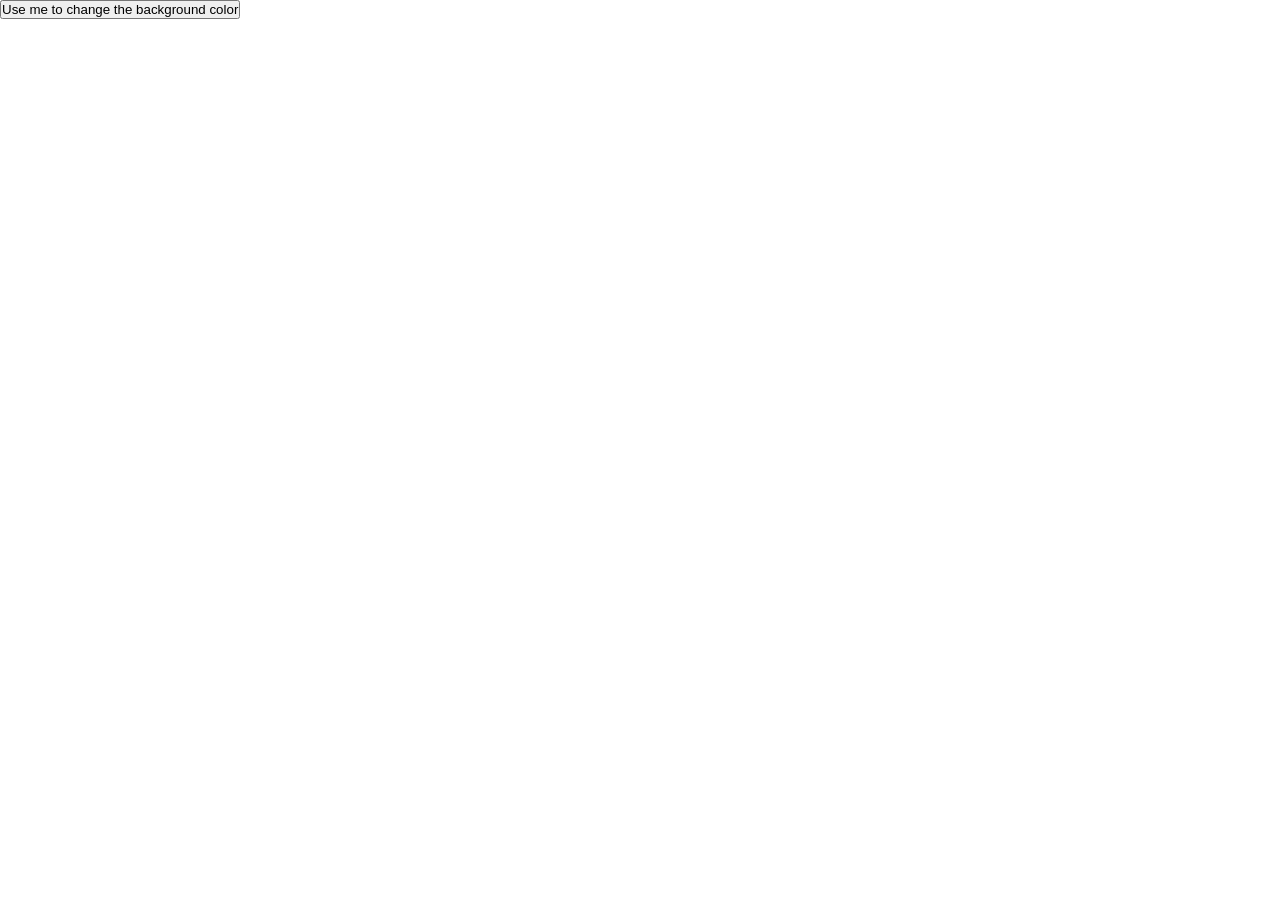
<file: Colores/index.html>
<!DOCTYPE html>
<html lang="en">
<head>
    <meta charset="UTF-8">
    <meta name="viewport" content="width=device-width, initial-scale=1.0">
    <title>Colores</title>
</head>
<body>
    <style>
        *{  
            padding: 0;
            margin: 0;
            box-sizing: border-box;
        }
        
        body {
            background-color: white;
        }
    </style>
    <button id="changeColor">Use me to change the background color</button>
    <script src ="main.js"></script>
</body>
</html>
</file>
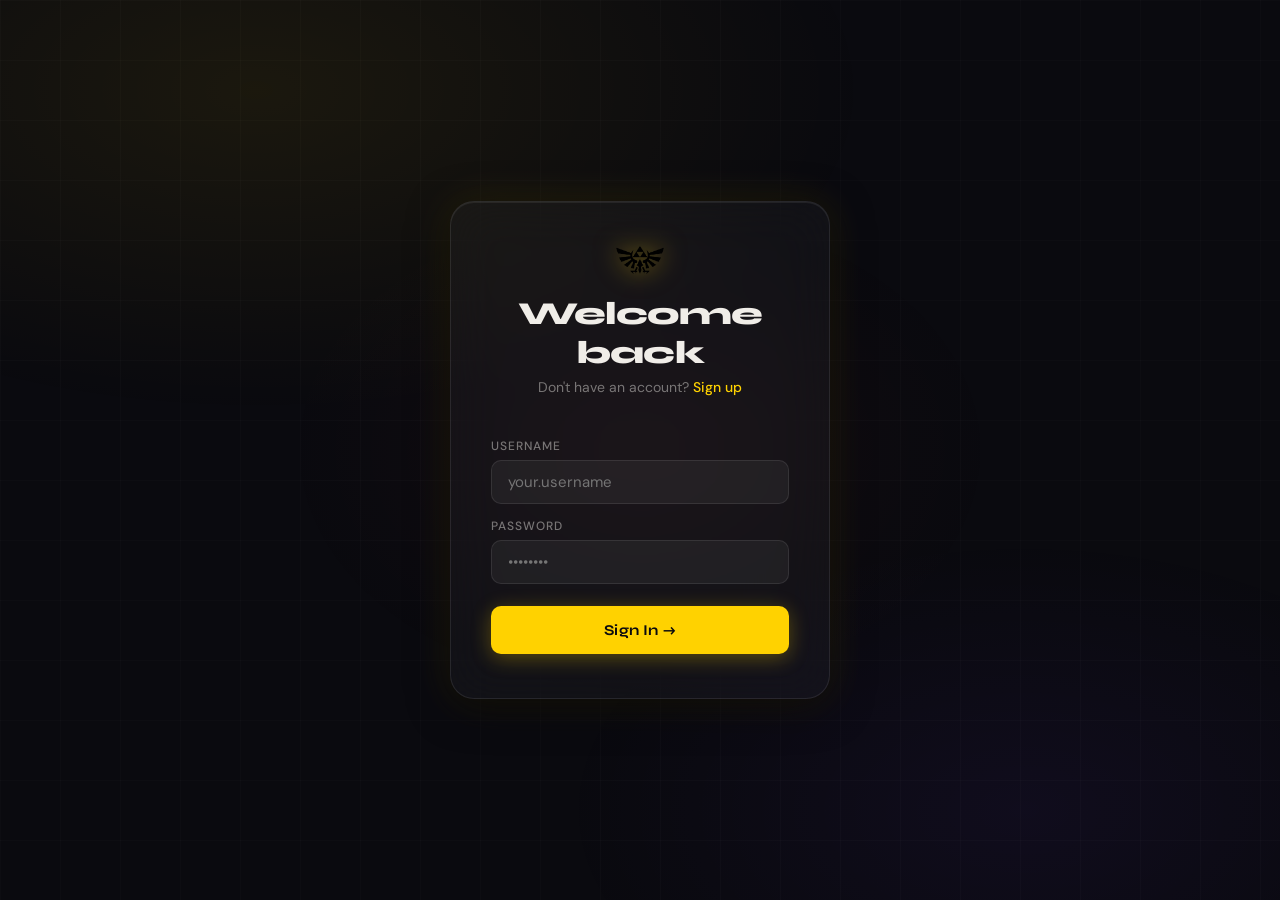
<file: LoginProyect/index.html>
<!doctype html>
<html lang="en">
  <head>
    <meta charset="UTF-8" />
    <meta name="viewport" content="width=device-width, initial-scale=1.0" />
    <link rel="stylesheet" href="src/style.css" />
    <title>Micaela MPA</title>
  </head>
  <body class="index">
    <div id="app"></div>
    <script src="src/main.js"></script>
  </body>
</html>
</file>
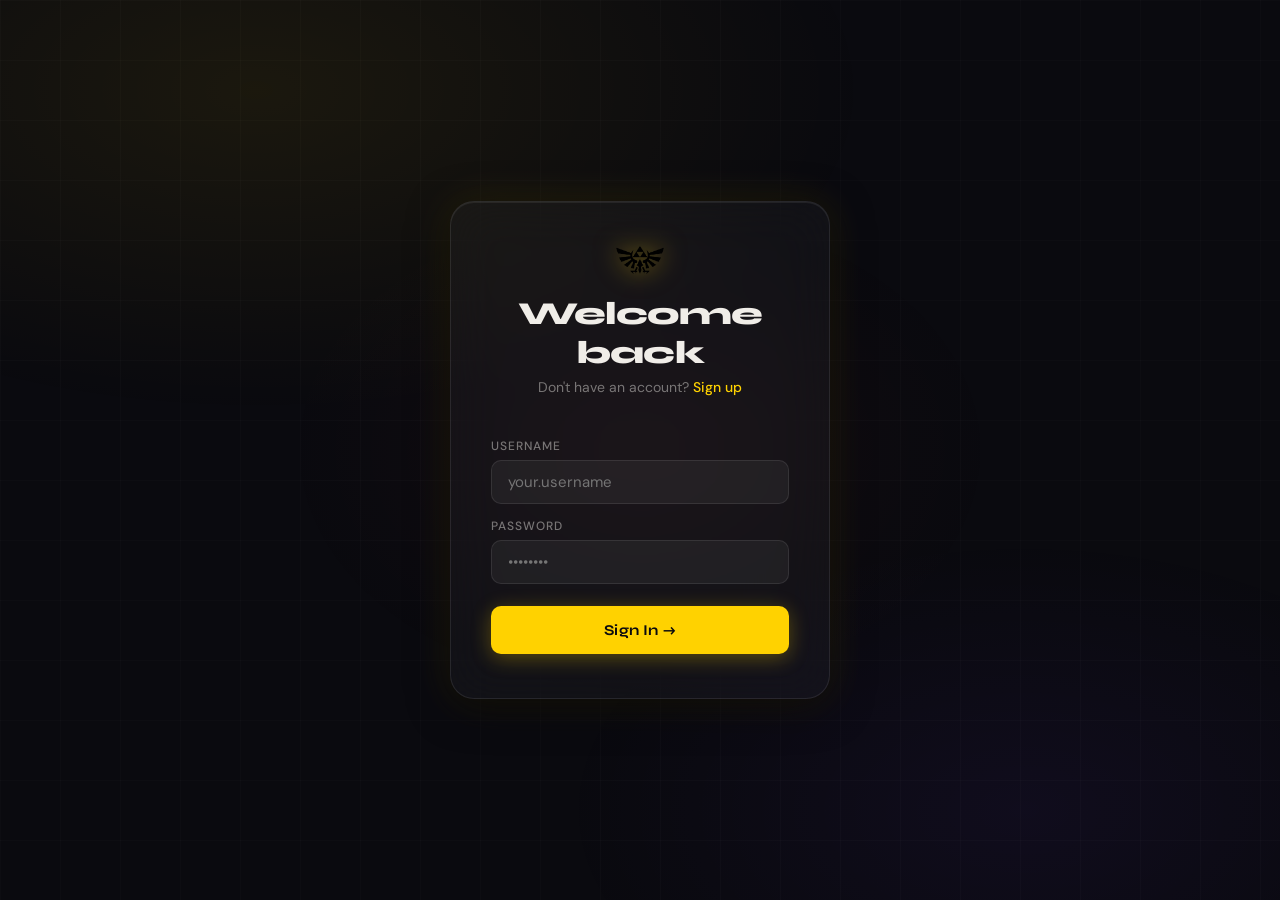
<file: LoginProyectSPA/index.html>
<!doctype html>
<html lang="en">
  <head>
    <meta charset="UTF-8" />
    <meta name="viewport" content="width=device-width, initial-scale=1.0" />
    <title>Micaela SPA</title>
    <link rel="stylesheet" href="src/style.css">
  </head>
  <body>

    <!-- ═══════════════ VIEW: LOGIN ═══════════════ -->
    <div id="view-login" class="view active">
      <div class="login-container">
        <img src="src/assets/img/Trifuerza.png" alt="Logo">
        <h1>Welcome back</h1>
        <p>Don't have an account? <a id="registerLink" href="#">Sign up</a></p>
        <form id="loginForm">
          <label for="username">Username</label>
          <input type="text" id="username" name="username" placeholder="your.username" autocomplete="username">
          <label for="password">Password</label>
          <input type="password" id="password" name="password" placeholder="••••••••" autocomplete="current-password">
          <button id="login" type="submit">Sign In →</button>
        </form>
      </div>
    </div>

    <!-- ═══════════════ VIEW: REGISTER ═══════════════ -->
    <div id="view-register" class="view">
      <div class="register-container">
        <form id="registerForm">
          <label for="newusername">Username</label>
          <input type="text" id="newusername" name="newusername" placeholder="your.username">

          <label for="newpassword">Password</label>
          <input type="password" id="newpassword" name="newpassword" placeholder="••••••••">

          <label for="fullname">Full Name</label>
          <input type="text" id="fullname" name="name" placeholder="John Doe">

          <!-- id único para no chocar con card-birthdate en el formulario de gestión -->
          <label for="reg-birthdate">Birthdate</label>
          <input type="date" id="reg-birthdate" name="birthdate">

          <label for="email">Email</label>
          <input type="email" id="email" name="email" placeholder="you@example.com">

          <!-- id único para no chocar con card-description -->
          <label for="reg-description">About you</label>
          <textarea id="reg-description" class="textarea" name="description" placeholder="Tell us a bit about yourself..."></textarea>

          <!-- id único para no chocar con card-url -->
          <label for="reg-url">Photo URL</label>
          <input type="url" id="reg-url" name="url" placeholder="https://...">

          <button type="submit" id="register">Create Account</button>
        </form>
        <!-- id único para no chocar con el cancel del formulario de gestión -->
        <button id="cancel">← Back to Login</button>
      </div>
    </div>

    <!-- ═══════════════ VIEW: DASHBOARD ═══════════════ -->
    <div id="view-dashboard" class="view">
      <header class="dashboard-header">
        <div class="header-left">
          <h1 id="dashboard-title">Dashboard</h1>
          <p>Sesión activa</p>
        </div>
        <button id="edit-user">Editar perfil</button>
        <button id="logout">Cerrar Sesión</button>
      </header>

      <!-- Tarjeta del usuario logueado (ya existía) -->
      <div id="dashboard-container"></div>

      <!-- ── SECCIÓN DE GESTIÓN DE TARJETAS ── -->
      <!--
        Esta sección es nueva. Contiene:
        1. La barra de búsqueda y el botón "Nueva tarjeta"
        2. El formulario para crear una tarjeta (oculto por defecto)
        3. El contenedor donde se pintan las tarjetas del JSON  
      -->

      <div class="gestion-wrapper">

        <!-- Barra superior: buscador + botón nuevo -->
        <div class="gestion-topbar">
          <input type="text" id="card-search-input" placeholder="Buscar por nombre..." class="gestion-search" />
          <button id="card-search-btn" class="gestion-btn-search">Buscar</button>
          <button id="card-new-btn" class="gestion-btn-new">+ Nueva tarjeta</button>
        </div>

        <!-- Formulario de creación, oculto por defecto con la clase "hidden" -->
        <!--
          Usamos id con prefijo "card-" en todos los campos para que no choquen
          con los id del formulario de registro (reg-url, reg-description, etc.)
        -->
        <form id="card-form" class="card-form hidden">
          <div class="card-form-grid">
            <div>
              <label for="card-name">Name</label>
              <input type="text" id="card-name" placeholder="John" required />
            </div>
            <div>
              <label for="card-lastname">Lastname</label>
              <input type="text" id="card-lastname" placeholder="Doe" required />
            </div>
            <div>
              <label for="card-url">Photo URL</label>
              <input type="text" id="card-url" placeholder="https://..." required />
            </div>
            <div>
              <label for="card-birthdate">Birthdate</label>
              <input type="date" id="card-birthdate" required />
            </div>
            <div class="card-form-full">
              <label for="card-description">Description</label>
              <textarea id="card-description" class="textarea" rows="3" required></textarea>
            </div>
          </div>
          <div class="card-form-actions">
            <button type="button" id="card-cancel-btn">Cancelar</button>
            <button type="submit" id="card-create-btn">Crear</button>
          </div>
        </form>

        <!-- Aquí se pintan las tarjetas traídas del JSON -->
        <div id="card-data"></div>

      </div>
    </div>
  <!-- ═══════════════ MODAL: EDITAR PERFIL ═══════════════ -->
    <div id="modal-edit-user" class="modal-overlay hidden">
      <div class="modal-box">
        <h2>Editar perfil</h2>
        <form id="edit-user-form">
          <label for="edit-fullname">Nombre completo</label>
          <input type="text" id="edit-fullname" required />
          <label for="edit-email">Email</label>
          <input type="email" id="edit-email" required />
          <label for="edit-description">Descripción</label>
          <textarea id="edit-description" class="textarea" rows="3"></textarea>
          <label for="edit-url">Photo Url</label>
          <input type="url" id="edit-url" required />
          
          <div class="card-form-actions">
          <button type="button" id="edit-user-cancel">Cancelar</button>
          <button type="submit" id="edit-user-save">Guardar</button>
          </div>
        </form>
      </div>
    </div>
    <script src="src/app.js"></script>
  </body>
</html>
</file>
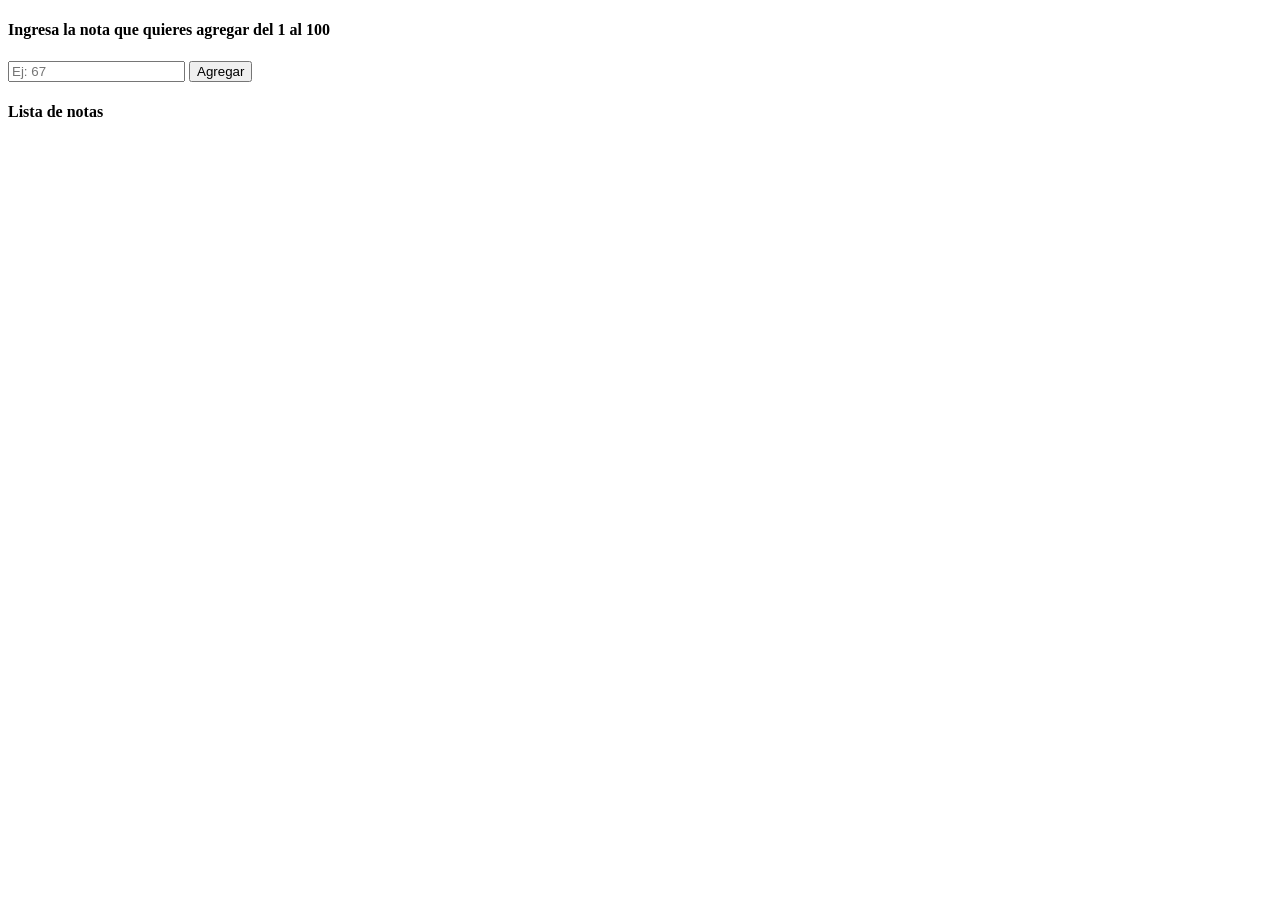
<file: M3S3/index.html>
<!DOCTYPE html>
<html lang="en">
<head>
    <meta charset="UTF-8">
    <meta name="viewport" content="width=device-width, initial-scale=1.0">
    <title>Semana 3</title>
</head>
<body>
    <h4>Ingresa la nota que quieres agregar del 1 al 100</h4>
    <input id="newnote" type="text" placeholder="Ej: 67">
    <button id="addbutton">Agregar</button>
    <h4>Lista de notas</h4>
    <ul id="notelist">
    </ul>
    <script src="app.js"></script>
</body>
</html>
</file>
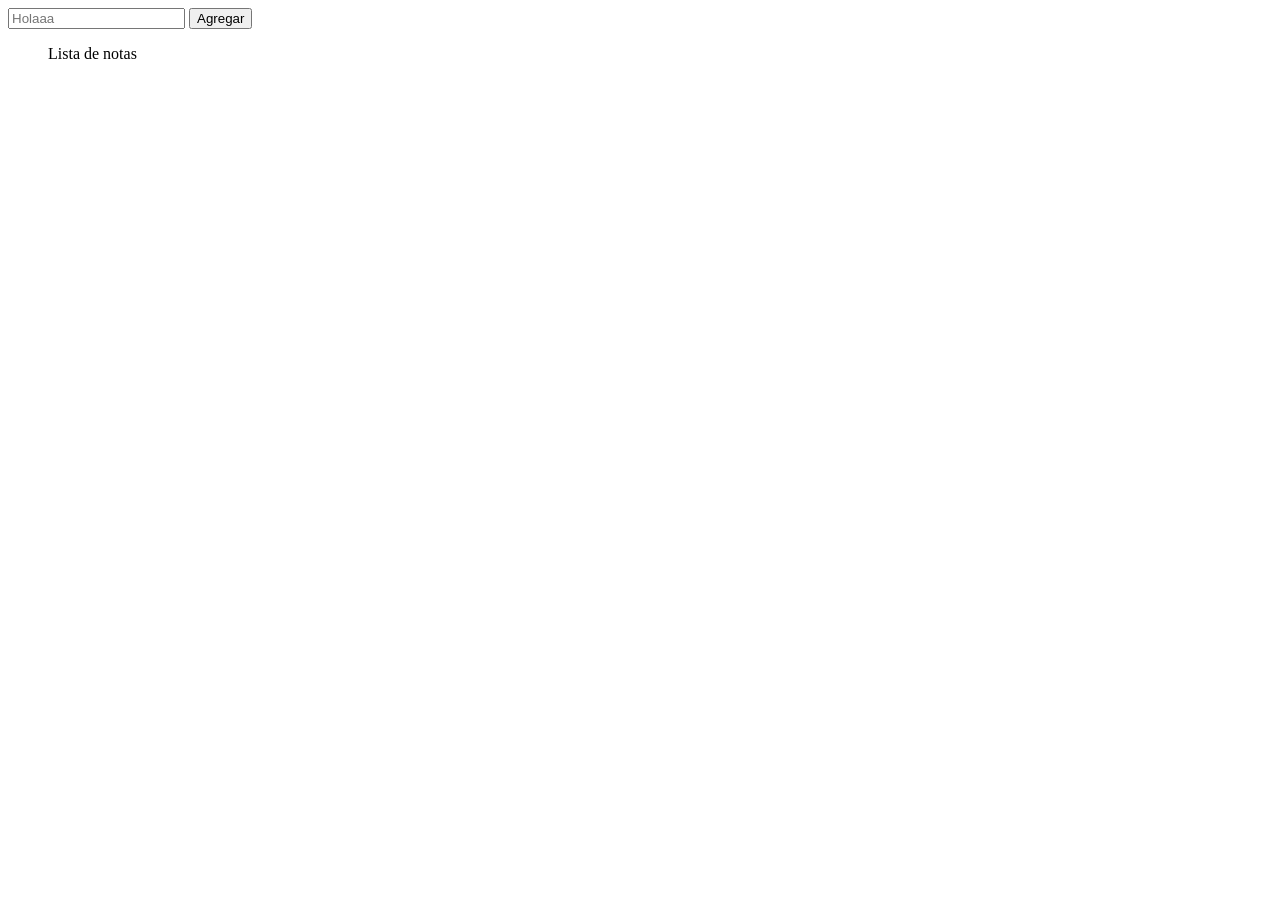
<file: Notas/index.html>
<!DOCTYPE html>
<html lang="en">
<head>
    <meta charset="UTF-8">
    <meta name="viewport" content="width=device-width, initial-scale=1.0">
    <title>Notas</title>
</head>
<body>
    <input type="text" id="nota" placeholder="Holaaa">
    <button id="add">Agregar</button>
    <ul id="list">Lista de notas</ul>
    <script src="main.js"></script>
</body>
</html>
</file>
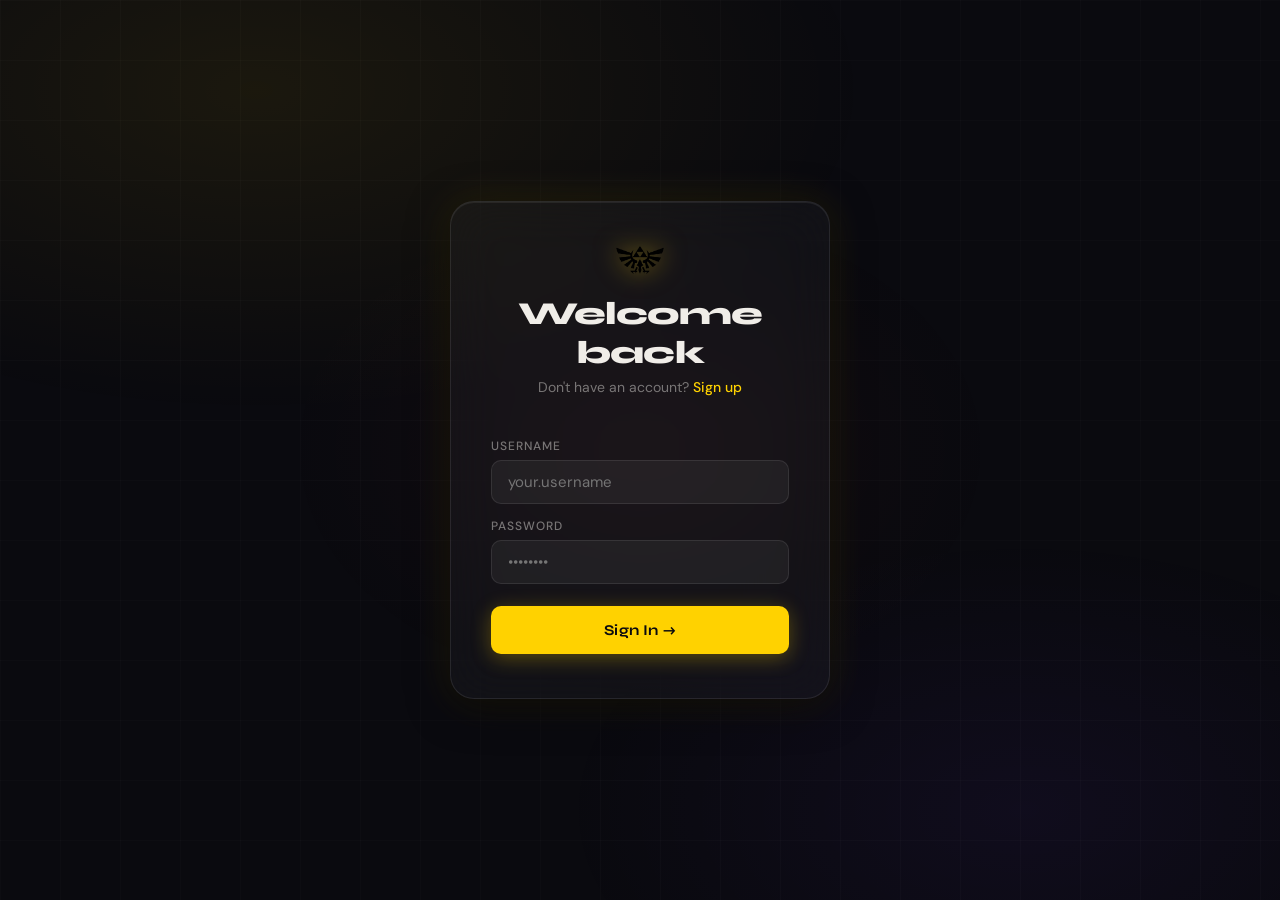
<file: LoginProyect/dashboard.html>
<!DOCTYPE html>
<html lang="en">
<head>
    <meta charset="UTF-8">
    <meta name="viewport" content="width=device-width, initial-scale=1.0">
    <link rel="stylesheet" href="src/style.css">
    <title>Dashboard</title>
</head>
<body class="dashboard">
    <header class="dashboard-header">
        <div class="header-left">
            <h1>Dashboard</h1>
            <p>Sesión activa</p>
        </div>
        <button id="logout">Cerrar Sesión</button>
    </header>
    <div id="dashboard-container"></div>
    <script src="src/dashboard.js"></script>
</body>
</html>
</file>
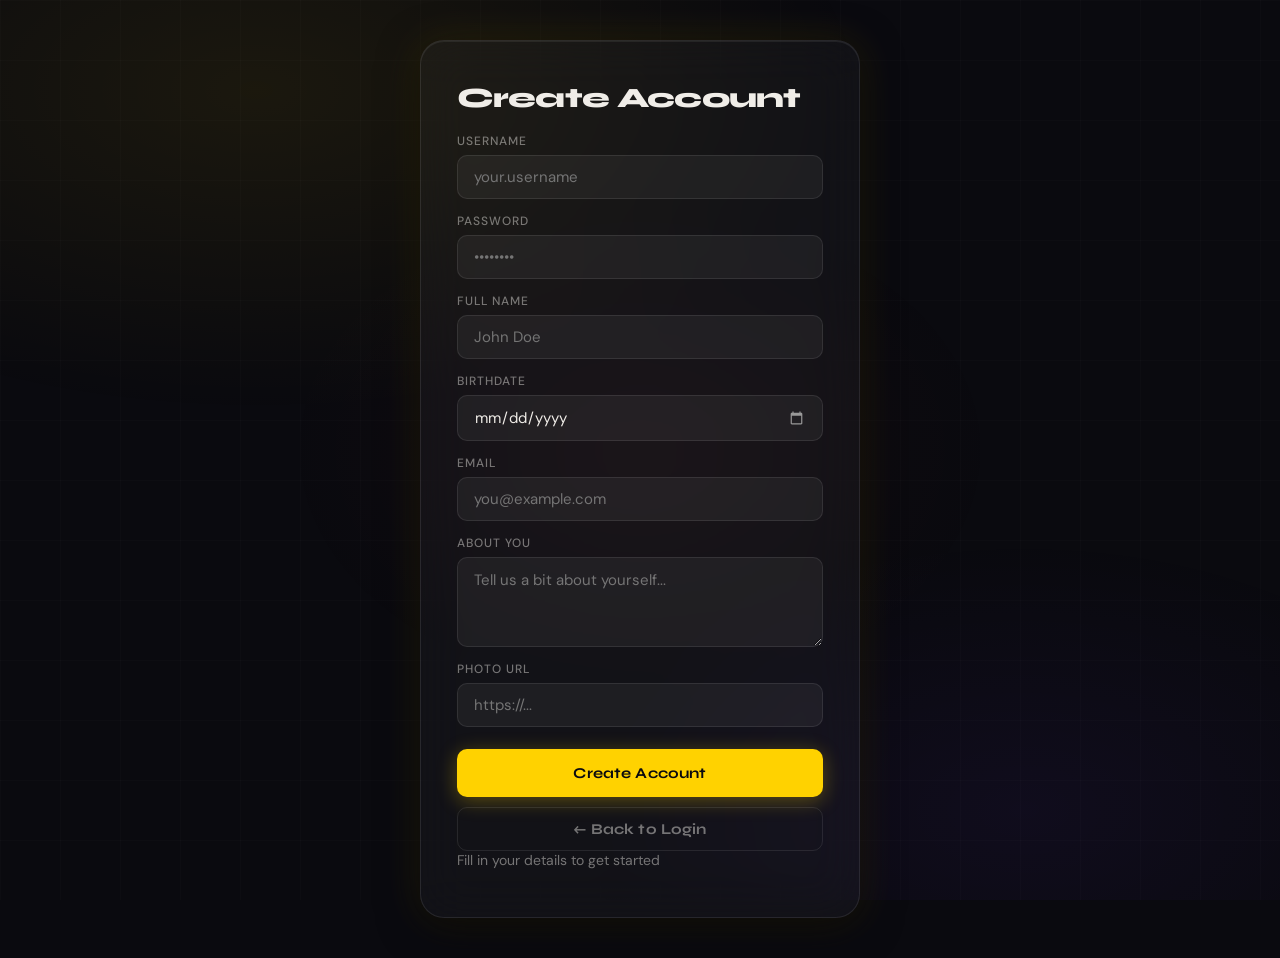
<file: LoginProyect/register.html>
<!DOCTYPE html>
<html lang="en">
<head>
    <meta charset="UTF-8">
    <meta name="viewport" content="width=device-width, initial-scale=1.0">
    <link rel="stylesheet" href="src/style.css">
    <title>Register</title>
</head>
<body class="register">
    <script src="src/register.js"></script>
</body>
</html>
</file>
<file: LoginProyect/src/style.css>
@import url('https://fonts.googleapis.com/css2?family=Syne:wght@400;600;700;800&family=DM+Sans:ital,wght@0,300;0,400;0,500;1,300&display=swap');

:root {
  --bg: #0a0a0f;
  --surface: rgba(255,255,255,0.04);
  --surface-hover: rgba(255,255,255,0.08);
  --border: rgba(255,255,255,0.09);
  --border-accent: rgba(255,210,0,0.5);
  --accent: #ffd200;
  --accent-dim: rgba(255,210,0,0.15);
  --text: #f0ede8;
  --text-muted: rgba(240,237,232,0.45);
  --text-subtle: rgba(240,237,232,0.25);
  --danger: #ff4d6d;
  --radius: 16px;
  --radius-sm: 10px;
  --shadow: 0 8px 40px rgba(0,0,0,0.6);
  --glow: 0 0 40px rgba(255,210,0,0.12);
}

*, *::before, *::after {
  box-sizing: border-box;
  margin: 0;
  padding: 0;
}

html { scroll-behavior: smooth; }

body {
  font-family: 'DM Sans', sans-serif;
  background-color: var(--bg);
  color: var(--text);
  min-height: 100vh;
  -webkit-font-smoothing: antialiased;
}

/* ─── BACKGROUND MESH ─── */
.index, .dashboard {
  position: relative;
  overflow: hidden;
}

.index::before, .register::before, .dashboard::before {
  content: '';
  position: fixed;
  inset: 0;
  background:
    radial-gradient(ellipse 80% 60% at 20% 10%, rgba(255,210,0,0.07) 0%, transparent 60%),
    radial-gradient(ellipse 60% 50% at 80% 90%, rgba(120,60,255,0.06) 0%, transparent 60%),
    radial-gradient(ellipse 40% 40% at 50% 50%, rgba(255,100,80,0.04) 0%, transparent 70%);
  pointer-events: none;
  z-index: 0;
}

/* Grid texture */
.index::after, .register::after {
  content: '';
  position: fixed;
  inset: 0;
  background-image:
    linear-gradient(rgba(255,255,255,0.015) 1px, transparent 1px),
    linear-gradient(90deg, rgba(255,255,255,0.015) 1px, transparent 1px);
  background-size: 60px 60px;
  pointer-events: none;
  z-index: 0;
}

/* ─── LOGIN PAGE ─── */
.index {
  display: flex;
  align-items: center;
  justify-content: center;
  min-height: 100vh;
}

.login-container {
  position: relative;
  z-index: 1;
  width: 380px;
  padding: 44px 40px;
  background: rgba(255,255,255,0.035);
  border: 1px solid var(--border);
  border-radius: 24px;
  backdrop-filter: blur(24px);
  -webkit-backdrop-filter: blur(24px);
  box-shadow: var(--shadow), var(--glow), inset 0 1px 0 rgba(255,255,255,0.07);
  animation: slideUp 0.6s cubic-bezier(0.16,1,0.3,1) both;
}

.login-container img {
  display: block;
  margin: 0 auto 20px;
  width: 48px;
  height: auto;
  filter: drop-shadow(0 0 12px rgba(255,210,0,0.5));
}

.login-container h1 {
  font-family: 'Syne', sans-serif;
  font-size: 2rem;
  font-weight: 800;
  text-align: center;
  letter-spacing: -0.03em;
  color: var(--text);
  margin-bottom: 6px;
}

.login-container p {
  text-align: center;
  font-size: 0.875rem;
  color: var(--text-muted);
  margin-bottom: 28px;
}

.login-container p a, .login-container a {
  color: var(--accent);
  text-decoration: none;
  font-weight: 500;
  transition: opacity 0.2s;
}

.login-container p a:hover { opacity: 0.75; }

/* ─── FORMS ─── */
.login-container form, .register-container form {
  display: flex;
  flex-direction: column;
  gap: 0;
}

label {
  font-size: 0.75rem;
  font-weight: 500;
  letter-spacing: 0.08em;
  text-transform: uppercase;
  color: var(--text-muted);
  margin-bottom: 6px;
  margin-top: 14px;
  display: block;
}

input[type="text"],
input[type="password"],
input[type="email"],
input[type="date"],
input[type="url"],
textarea {
  width: 100%;
  padding: 11px 16px;
  background: rgba(255,255,255,0.05);
  border: 1px solid var(--border);
  border-radius: var(--radius-sm);
  color: var(--text);
  font-family: 'DM Sans', sans-serif;
  font-size: 0.9375rem;
  transition: border-color 0.2s, background 0.2s, box-shadow 0.2s;
  outline: none;
}

input[type="date"]::-webkit-calendar-picker-indicator {
  filter: invert(0.6);
  cursor: pointer;
}

input:focus, textarea:focus {
  border-color: rgba(255,210,0,0.5);
  background: rgba(255,210,0,0.04);
  box-shadow: 0 0 0 3px rgba(255,210,0,0.08);
}

textarea {
  resize: vertical;
  min-height: 90px;
  line-height: 1.5;
}

/* ─── BUTTONS ─── */
button {
  font-family: 'Syne', sans-serif;
  font-weight: 700;
  font-size: 0.9375rem;
  border: none;
  border-radius: var(--radius-sm);
  cursor: pointer;
  transition: all 0.2s cubic-bezier(0.16,1,0.3,1);
  letter-spacing: 0.01em;
}

#login, #register {
  width: 100%;
  margin-top: 22px;
  padding: 15px 20px;
  background: var(--accent);
  color: #0a0a0f;
  box-shadow: 0 4px 20px rgba(255,210,0,0.3);
}

#login:hover, #register:hover {
  transform: translateY(-2px);
  box-shadow: 0 8px 28px rgba(255,210,0,0.45);
  background: #ffe033;
}

#login:active, #register:active {
  transform: translateY(0);
}

#cancel {
  width: 100%;
  margin-top: 10px;
  padding: 12px 20px;
  background: transparent;
  color: var(--text-muted);
  border: 1px solid var(--border);
}

#cancel:hover {
  background: var(--surface-hover);
  color: var(--text);
  border-color: rgba(255,255,255,0.2);
}

/* ─── REGISTER PAGE ─── */
.register {
  position: relative;
  display: flex;
  flex-direction: column;
  align-items: center;
  min-height: 100vh;
  padding: 40px 20px;
  overflow-y: auto;
}

.register-container {
  position: relative;
  z-index: 1;
  width: 100%;
  max-width: 440px;
  padding: 40px 36px;
  background: rgba(255,255,255,0.035);
  border: 1px solid var(--border);
  border-radius: 24px;
  backdrop-filter: blur(24px);
  -webkit-backdrop-filter: blur(24px);
  box-shadow: var(--shadow), var(--glow), inset 0 1px 0 rgba(255,255,255,0.07);
  animation: slideUp 0.6s cubic-bezier(0.16,1,0.3,1) both;
}

.register-container::before {
  content: 'Create Account';
  display: block;
  font-family: 'Syne', sans-serif;
  font-size: 1.75rem;
  font-weight: 800;
  letter-spacing: -0.03em;
  color: var(--text);
  margin-bottom: 4px;
}

.register-container::after {
  content: 'Fill in your details to get started';
  display: block;
  font-size: 0.875rem;
  color: var(--text-muted);
  margin-bottom: 8px;
}

/* ─── DASHBOARD ─── */
.dashboard {
  display: flex;
  flex-direction: column;
  min-height: 100vh;
}

.dashboard-header {
  position: sticky;
  top: 0;
  z-index: 100;
  display: flex;
  align-items: center;
  justify-content: space-between;
  padding: 16px 32px;
  background: rgba(10,10,15,0.75);
  border-bottom: 1px solid var(--border);
  backdrop-filter: blur(20px);
  -webkit-backdrop-filter: blur(20px);
}

.dashboard-header h1 {
  font-family: 'Syne', sans-serif;
  font-size: 1.125rem;
  font-weight: 700;
  letter-spacing: -0.02em;
  color: var(--text);
}

.dashboard-header p {
  font-size: 0.8125rem;
  color: var(--text-muted);
  margin: 0;
}

.header-left { display: flex; flex-direction: column; gap: 2px; }

#logout {
  padding: 9px 20px;
  background: transparent;
  color: var(--danger);
  border: 1px solid rgba(255,77,109,0.35);
  font-size: 0.875rem;
}

#logout:hover {
  background: rgba(255,77,109,0.1);
  border-color: var(--danger);
  transform: translateY(-1px);
}

#dashboard-container {
  position: relative;
  z-index: 1;
  flex: 1;
  display: flex;
  flex-wrap: wrap;
  align-items: flex-start;
  justify-content: center;
  padding: 48px 32px;
  gap: 24px;
}

/* ─── CARD ─── */
.card {
  position: relative;
  width: 340px;
  background: rgba(255,255,255,0.04);
  border: 1px solid var(--border);
  border-radius: 20px;
  overflow: hidden;
  backdrop-filter: blur(16px);
  -webkit-backdrop-filter: blur(16px);
  box-shadow: var(--shadow);
  animation: slideUp 0.5s cubic-bezier(0.16,1,0.3,1) both;
  transition: transform 0.3s cubic-bezier(0.16,1,0.3,1), box-shadow 0.3s;
}

.card:hover {
  transform: translateY(-6px);
  box-shadow: 0 20px 60px rgba(0,0,0,0.7), var(--glow);
  border-color: var(--border-accent);
}

.card-figure {
  position: relative;
  height: 220px;
  overflow: hidden;
}

.card-image {
  width: 100%;
  height: 100%;
  object-fit: contain;
  display: block;
  transition: transform 0.5s cubic-bezier(0.16,1,0.3,1);
}

.card:hover .card-image {
  transform: scale(1.04);
}

/* Gradient overlay on image */
.card-figure::after {
  content: '';
  position: absolute;
  bottom: 0;
  left: 0;
  right: 0;
  height: 60%;
  background: linear-gradient(to bottom, transparent, rgba(10,10,15,0.9));
  pointer-events: none;
}

.card-age {
  position: absolute;
  bottom: 12px;
  right: 14px;
  z-index: 1;
  font-family: 'Syne', sans-serif;
  font-size: 0.8125rem;
  font-weight: 700;
  padding: 4px 12px;
  background: var(--accent);
  color: #0a0a0f;
  border-radius: 99px;
  letter-spacing: 0.04em;
}

.card article {
  padding: 18px 20px 0;
}

.card-title {
  font-family: 'Syne', sans-serif;
  font-size: 1.25rem;
  font-weight: 800;
  letter-spacing: -0.02em;
  color: var(--text);
  margin-bottom: 20px;
}

.card-description {
  padding: 14px 20px 20px;
  text-align: left;
  margin-bottom: 20px;
}

.card-description p {
  font-size: 0.875rem;
  color: var(--text-muted);
  line-height: 1.6;
  margin-bottom: 8px;
}

.card-description p:last-child { margin-bottom: 0; }

.card-description b {
  color: var(--accent);
  font-weight: 500;
}

/* ─── ANIMATIONS ─── */
@keyframes slideUp {
  from {
    opacity: 0;
    transform: translateY(24px);
  }
  to {
    opacity: 1;
    transform: translateY(0);
  }
}

/* ─── SCROLLBAR ─── */
::-webkit-scrollbar { width: 6px; }
::-webkit-scrollbar-track { background: transparent; }
::-webkit-scrollbar-thumb {
  background: rgba(255,255,255,0.1);
  border-radius: 99px;
}
::-webkit-scrollbar-thumb:hover { background: rgba(255,255,255,0.2); }

/* ─── RESPONSIVE ─── */
@media (max-width: 480px) {
  .login-container, .register-container {
    padding: 32px 24px;
    width: 100%;
    border-radius: 20px;
  }

  .dashboard-header {
    padding: 12px 16px;
    flex-wrap: wrap;
    gap: 8px;
  }

  #dashboard-container {
    padding: 24px 16px;
  }

  .card { width: 100%; }
}
</file>
<file: LoginProyectSPA/src/style.css>
@import url('https://fonts.googleapis.com/css2?family=Syne:wght@400;600;700;800&family=DM+Sans:ital,wght@0,300;0,400;0,500;1,300&display=swap');

:root {
  --bg: #0a0a0f;
  --surface: rgba(255,255,255,0.04);
  --surface-hover: rgba(255,255,255,0.08);
  --border: rgba(255,255,255,0.09);
  --border-accent: rgba(255,210,0,0.5);
  --accent: #ffd200;
  --accent-dim: rgba(255,210,0,0.15);
  --text: #f0ede8;
  --text-muted: rgba(240,237,232,0.45);
  --text-subtle: rgba(240,237,232,0.25);
  --danger: #ff4d6d;
  --radius: 16px;
  --radius-sm: 10px;
  --shadow: 0 8px 40px rgba(0,0,0,0.6);
  --glow: 0 0 40px rgba(255,210,0,0.12);
}

*, *::before, *::after {
  box-sizing: border-box;
  margin: 0;
  padding: 0;
}

html { scroll-behavior: smooth; }

body {
  font-family: 'DM Sans', sans-serif;
  background-color: var(--bg);
  color: var(--text);
  min-height: 100vh;
  -webkit-font-smoothing: antialiased;
}

.textarea {
  resize: none;
  overflow-y: hidden;
}

/* ─── BACKGROUND MESH ─── */
.index, .dashboard {
  position: relative;
  overflow: hidden;
}

.index::before, .register::before, .dashboard::before {
  content: '';
  position: fixed;
  inset: 0;
  background:
    radial-gradient(ellipse 80% 60% at 20% 10%, rgba(255,210,0,0.07) 0%, transparent 60%),
    radial-gradient(ellipse 60% 50% at 80% 90%, rgba(120,60,255,0.06) 0%, transparent 60%),
    radial-gradient(ellipse 40% 40% at 50% 50%, rgba(255,100,80,0.04) 0%, transparent 70%);
  pointer-events: none;
  z-index: 0;
}

/* Grid texture */
.index::after, .register::after {
  content: '';
  position: fixed;
  inset: 0;
  background-image:
    linear-gradient(rgba(255,255,255,0.015) 1px, transparent 1px),
    linear-gradient(90deg, rgba(255,255,255,0.015) 1px, transparent 1px);
  background-size: 60px 60px;
  pointer-events: none;
  z-index: 0;
}

/* ─── LOGIN PAGE ─── */
.index {
  display: flex;
  align-items: center;
  justify-content: center;
  min-height: 100vh;
}

.login-container {
  position: relative;
  z-index: 1;
  width: 380px;
  padding: 44px 40px;
  background: rgba(255,255,255,0.035);
  border: 1px solid var(--border);
  border-radius: 24px;
  backdrop-filter: blur(24px);
  -webkit-backdrop-filter: blur(24px);
  box-shadow: var(--shadow), var(--glow), inset 0 1px 0 rgba(255,255,255,0.07);
  animation: slideUp 0.6s cubic-bezier(0.16,1,0.3,1) both;
}

.login-container img {
  display: block;
  margin: 0 auto 20px;
  width: 48px;
  height: auto;
  filter: drop-shadow(0 0 12px rgba(255,210,0,0.5));
}

.login-container h1 {
  font-family: 'Syne', sans-serif;
  font-size: 2rem;
  font-weight: 800;
  text-align: center;
  letter-spacing: -0.03em;
  color: var(--text);
  margin-bottom: 6px;
}

.login-container p {
  text-align: center;
  font-size: 0.875rem;
  color: var(--text-muted);
  margin-bottom: 28px;
}

.login-container p a, .login-container a {
  color: var(--accent);
  text-decoration: none;
  font-weight: 500;
  transition: opacity 0.2s;
}

.login-container p a:hover { opacity: 0.75; }

/* ─── FORMS ─── */
.login-container form, .register-container form {
  display: flex;
  flex-direction: column;
  gap: 0;
}

label {
  font-size: 0.75rem;
  font-weight: 500;
  letter-spacing: 0.08em;
  text-transform: uppercase;
  color: var(--text-muted);
  margin-bottom: 6px;
  margin-top: 14px;
  display: block;
}

input[type="text"],
input[type="password"],
input[type="email"],
input[type="date"],
input[type="url"],
textarea {
  width: 100%;
  padding: 11px 16px;
  background: rgba(255,255,255,0.05);
  border: 1px solid var(--border);
  border-radius: var(--radius-sm);
  color: var(--text);
  font-family: 'DM Sans', sans-serif;
  font-size: 0.9375rem;
  transition: border-color 0.2s, background 0.2s, box-shadow 0.2s;
  outline: none;
}

input[type="date"]::-webkit-calendar-picker-indicator {
  filter: invert(0.6);
  cursor: pointer;
}

input:focus, textarea:focus {
  border-color: rgba(255,210,0,0.5);
  background: rgba(255,210,0,0.04);
  box-shadow: 0 0 0 3px rgba(255,210,0,0.08);
}

textarea {
  resize: vertical;
  min-height: 90px;
  line-height: 1.5;
}

/* ─── BUTTONS ─── */
button {
  font-family: 'Syne', sans-serif;
  font-weight: 700;
  font-size: 0.9375rem;
  border: none;
  border-radius: var(--radius-sm);
  cursor: pointer;
  transition: all 0.2s cubic-bezier(0.16,1,0.3,1);
  letter-spacing: 0.01em;
}

#login, #register {
  width: 100%;
  margin-top: 22px;
  padding: 15px 20px;
  background: var(--accent);
  color: #0a0a0f;
  box-shadow: 0 4px 20px rgba(255,210,0,0.3);
}

#login:hover, #register:hover {
  transform: translateY(-2px);
  box-shadow: 0 8px 28px rgba(255,210,0,0.45);
  background: #ffe033;
}

#login:active, #register:active {
  transform: translateY(0);
}

#cancel {
  width: 100%;
  margin-top: 10px;
  padding: 12px 20px;
  background: transparent;
  color: var(--text-muted);
  border: 1px solid var(--border);
}

#cancel:hover {
  background: var(--surface-hover);
  color: var(--text);
  border-color: rgba(255,255,255,0.2);
}

/* ─── REGISTER PAGE ─── */
.register {
  position: relative;
  display: flex;
  flex-direction: column;
  align-items: center;
  min-height: 100vh;
  padding: 40px 20px;
  overflow-y: auto;
}

.register-container {
  position: relative;
  z-index: 1;
  width: 100%;
  max-width: 440px;
  padding: 40px 36px;
  background: rgba(255,255,255,0.035);
  border: 1px solid var(--border);
  border-radius: 24px;
  backdrop-filter: blur(24px);
  -webkit-backdrop-filter: blur(24px);
  box-shadow: var(--shadow), var(--glow), inset 0 1px 0 rgba(255,255,255,0.07);
  animation: slideUp 0.6s cubic-bezier(0.16,1,0.3,1) both;
}

.register-container::before {
  content: 'Create Account';
  display: block;
  font-family: 'Syne', sans-serif;
  font-size: 1.75rem;
  font-weight: 800;
  letter-spacing: -0.03em;
  color: var(--text);
  margin-bottom: 4px;
}

.register-container::after {
  content: 'Fill in your details to get started';
  display: block;
  font-size: 0.875rem;
  color: var(--text-muted);
  margin-bottom: 8px;
}

/* ─── DASHBOARD ─── */
.dashboard {
  display: flex;
  flex-direction: column;
  min-height: 100vh;
}

.dashboard-header {
  position: sticky;
  top: 0;
  z-index: 100;
  display: flex;
  align-items: center;
  justify-content: space-between;
  padding: 16px 32px;
  background: rgba(10,10,15,0.75);
  border-bottom: 1px solid var(--border);
  backdrop-filter: blur(20px);
  -webkit-backdrop-filter: blur(20px);
}

.dashboard-header h1 {
  font-family: 'Syne', sans-serif;
  font-size: 1.125rem;
  font-weight: 700;
  letter-spacing: -0.02em;
  color: var(--text);
}

.dashboard-header p {
  font-size: 0.8125rem;
  color: var(--text-muted);
  margin: 0;
}

.header-left { display: flex; flex-direction: column; gap: 2px; }

#edit-user {
  margin-left: 50rem;
}
#logout {
  padding: 9px 20px;
  background: transparent;
  color: var(--danger);
  border: 1px solid rgba(255,77,109,0.35);
  font-size: 0.875rem;
}

#logout:hover {
  background: rgba(255,77,109,0.1);
  border-color: var(--danger);
  transform: translateY(-1px);
}

#dashboard-container {
  position: relative;
  z-index: 1;
  flex: 1;
  display: flex;
  flex-wrap: wrap;
  align-items: flex-start;
  justify-content: center;
  padding: 48px 32px;
  gap: 24px;
}

/* ─── CARD ─── */
.card {
  position: relative;
  width: 340px;
  background: rgba(255,255,255,0.04);
  border: 1px solid var(--border);
  border-radius: 20px;
  overflow: hidden;
  backdrop-filter: blur(16px);
  -webkit-backdrop-filter: blur(16px);
  box-shadow: var(--shadow);
  animation: slideUp 0.5s cubic-bezier(0.16,1,0.3,1) both;
  transition: transform 0.3s cubic-bezier(0.16,1,0.3,1), box-shadow 0.3s;
}

.card:hover {
  transform: translateY(-6px);
  box-shadow: 0 20px 60px rgba(0,0,0,0.7), var(--glow);
  border-color: var(--border-accent);
}

.card-figure {
  position: relative;
  height: 220px;
  overflow: hidden;
}

.card-image {
  width: 100%;
  height: 100%;
  object-fit: contain;
  display: block;
  transition: transform 0.5s cubic-bezier(0.16,1,0.3,1);
}

.card:hover .card-image {
  transform: scale(1.04);
}

/* Gradient overlay on image */
.card-figure::after {
  content: '';
  position: absolute;
  bottom: 0;
  left: 0;
  right: 0;
  height: 60%;
  background: linear-gradient(to bottom, transparent, rgba(10,10,15,0.9));
  pointer-events: none;
}

.card-age {
  position: absolute;
  bottom: 12px;
  right: 14px;
  z-index: 1;
  font-family: 'Syne', sans-serif;
  font-size: 0.8125rem;
  font-weight: 700;
  padding: 4px 12px;
  background: var(--accent);
  color: #0a0a0f;
  border-radius: 99px;
  letter-spacing: 0.04em;
}

.card article {
  padding: 18px 20px 0;
}

.card-title {
  font-family: 'Syne', sans-serif;
  font-size: 1.25rem;
  font-weight: 800;
  letter-spacing: -0.02em;
  color: var(--text);
  margin-bottom: 20px;
}

.card-description {
  padding: 14px 20px 20px;
  text-align: left;
  margin-bottom: 20px;
}

.card-description p {
  font-size: 0.875rem;
  color: var(--text-muted);
  line-height: 1.6;
  margin-bottom: 8px;
}

.card-description p:last-child { margin-bottom: 0; }

.card-description b {
  color: var(--accent);
  font-weight: 500;
}

/* ─── ANIMATIONS ─── */
@keyframes slideUp {
  from {
    opacity: 0;
    transform: translateY(24px);
  }
  to {
    opacity: 1;
    transform: translateY(0);
  }
}

/* ─── SCROLLBAR ─── */
::-webkit-scrollbar { width: 6px; }
::-webkit-scrollbar-track { background: transparent; }
::-webkit-scrollbar-thumb {
  background: rgba(255,255,255,0.1);
  border-radius: 99px;
}
::-webkit-scrollbar-thumb:hover { background: rgba(255,255,255,0.2); }

/* ─── RESPONSIVE ─── */
@media (max-width: 480px) {
  .login-container, .register-container {
    padding: 32px 24px;
    width: 100%;
    border-radius: 20px;
  }

  .dashboard-header {
    padding: 12px 16px;
    flex-wrap: wrap;
    gap: 8px;
  }

  #dashboard-container {
    padding: 24px 16px;
  }

  .card { width: 100%; }
}
/* ─── VIEWS ─── */
.view { display: none; }
.view.active { display: flex; }


#view-login { align-items: center; justify-content: center; min-height: 100vh; position: relative; overflow: hidden; }
#view-register { position: relative; flex-direction: column; align-items: center; min-height: 100vh; padding: 40px 20px; overflow-y: auto; }
#view-dashboard { flex-direction: column; min-height: 100vh; }

#view-login::before, #view-register::before, #view-dashboard::before { content: ''; position: fixed; inset: 0; background: radial-gradient(ellipse 80% 60% at 20% 10%, rgba(255,210,0,0.07) 0%, transparent 60%), radial-gradient(ellipse 60% 50% at 80% 90%, rgba(120,60,255,0.06) 0%, transparent 60%), radial-gradient(ellipse 40% 40% at 50% 50%, rgba(255,100,80,0.04) 0%, transparent 70%); pointer-events: none; z-index: 0; }
#view-login::after, #view-register::after { content: ''; position: fixed; inset: 0; background-image: linear-gradient(rgba(255,255,255,0.015) 1px, transparent 1px), linear-gradient(90deg, rgba(255,255,255,0.015) 1px, transparent 1px); background-size: 60px 60px; pointer-events: none; z-index: 0; }


/* ═══════════════════════════════════════════════════════
   SECCIÓN DE GESTIÓN DE TARJETAS
   Todos estos estilos son nuevos y siguen las mismas
   variables CSS (--accent, --border, --text-muted, etc.)
   que usa el resto del proyecto, para mantener coherencia visual.
   ═══════════════════════════════════════════════════════ */

/*
  .gestion-wrapper es el contenedor principal de toda la sección.
  Usa padding para separarse del borde de la pantalla,
  igual que el dashboard-header usa padding: 16px 32px.
  border-top crea una línea divisoria sutil entre la tarjeta
  del usuario y esta sección, usando la misma variable --border del proyecto.
*/
.gestion-wrapper {
  width: 100%;
  padding: 32px;
  border-top: 1px solid var(--border);
  position: relative;
  z-index: 1;
}

/*
  .gestion-topbar es la barra superior con el buscador y los botones.
  display: flex con gap los separa uniformemente.
  flex-wrap: wrap hace que en pantallas pequeñas los elementos
  bajen a la siguiente línea en lugar de desbordarse.
  align-items: center los alinea verticalmente al centro.
*/
.gestion-topbar {
  display: flex;
  align-items: center;
  gap: 12px;
  flex-wrap: wrap;
  margin-bottom: 28px;
}

/*
  .gestion-search es el input de búsqueda.
  flex: 1 hace que ocupe todo el espacio disponible,
  empujando los botones hacia la derecha.
  Los demás estilos (background, border, color, etc.) son iguales
  a los que ya tiene el CSS para inputs normales, para que sea consistente.
*/
.gestion-search {
  flex: 1;
  min-width: 200px;
  padding: 10px 16px;
  background: rgba(255,255,255,0.05);
  border: 1px solid var(--border);
  border-radius: var(--radius-sm);
  color: var(--text);
  font-family: 'DM Sans', sans-serif;
  font-size: 0.9375rem;
  outline: none;
  transition: border-color 0.2s, background 0.2s, box-shadow 0.2s;
}

.gestion-search:focus {
  border-color: rgba(255,210,0,0.5);
  background: rgba(255,210,0,0.04);
  box-shadow: 0 0 0 3px rgba(255,210,0,0.08);
}

/*
  .gestion-btn-search es el botón "Buscar".
  Usa los colores de superficie del proyecto (--surface, --surface-hover)
  en lugar del amarillo --accent, para que visualmente sea secundario
  respecto al botón "Nueva tarjeta".
*/
.gestion-btn-search {
  padding: 10px 20px;
  background: var(--surface);
  color: var(--text);
  border: 1px solid var(--border);
  border-radius: var(--radius-sm);
  transition: all 0.2s cubic-bezier(0.16,1,0.3,1);
}

.gestion-btn-search:hover {
  background: var(--surface-hover);
  border-color: rgba(255,255,255,0.2);
  transform: translateY(-1px);
}

/*
  .gestion-btn-new es el botón principal de acción.
  Usa --accent (el amarillo) igual que los botones primarios
  del login y registro, para que tenga el mismo peso visual.
*/
.gestion-btn-new, #edit-user, #edit-user-cancel, #edit-user-save {
  padding: 10px 24px;
  background: var(--accent);
  color: #0a0a0f;
  border-radius: var(--radius-sm);
  box-shadow: 0 4px 20px rgba(255,210,0,0.3);
  transition: all 0.2s cubic-bezier(0.16,1,0.3,1);
}

#edit-user-cancel, #edit-user-save {
  margin-top: 1.5rem
}
.gestion-btn-new:hover, #edit-user:hover, #edit-user-cancel:hover, #edit-user-save:hover {
  transform: translateY(-2px);
  box-shadow: 0 8px 28px rgba(255,210,0,0.45);
  background: #ffe033;
}

.modal-overlay {
  position: fixed;
  inset: 0;                          /* cubre toda la pantalla */
  background: rgba(0, 0, 0, 0.55);
  display: flex;
  align-items: center;
  justify-content: center;
  z-index: 100;
}

.modal-overlay.hidden { display: none; }

.modal-box {
  background: black;    /* usa tu variable existente */
  border-radius: 1rem;
  padding: 2rem;
  width: min(480px, 90vw);
  display: flex;
  flex-direction: column;
  gap: 1rem;
}

.gestion-btn-new:disabled {
  opacity: 0.4;
  cursor: not-allowed;
  transform: none;
}

/*
  .card-form es el formulario de creación de tarjetas.
  Mismo estilo de "panel" que el login-container y register-container:
  fondo semitransparente, borde sutil, border-radius, backdrop-filter.
  margin-bottom separa el formulario de las tarjetas debajo.
*/
.card-form {
  background: rgba(255,255,255,0.035);
  border: 1px solid var(--border);
  border-radius: var(--radius);
  padding: 28px;
  margin-bottom: 32px;
  backdrop-filter: blur(16px);
  -webkit-backdrop-filter: blur(16px);
  box-shadow: var(--shadow);
  animation: slideUp 0.4s cubic-bezier(0.16,1,0.3,1) both;
}

/*
  .hidden es la clase que usamos para ocultar el formulario.
  display: none lo saca completamente del flujo del documento,
  a diferencia de visibility: hidden que deja el espacio ocupado.
  JavaScript agrega o quita esta clase con classList.add/remove.
*/
.hidden {
  display: none !important;
}

/*
  .card-form-grid organiza los campos del formulario en dos columnas.
  gap: 16px da espacio entre los campos sin necesitar margins individuales.
*/
.card-form-grid {
  display: grid;
  grid-template-columns: 1fr 1fr;
  gap: 16px;
  margin-bottom: 20px;
}

/*
  .card-form-full hace que un campo ocupe las dos columnas.
  Lo usamos para el textarea de descripción que necesita más espacio.
  grid-column: 1 / -1 significa "desde la columna 1 hasta la última".
*/
.card-form-full {
  grid-column: 1 / -1;
}

/*
  .card-form-actions es la fila de botones del formulario (Cancelar / Crear).
  justify-content: flex-end los empuja hacia la derecha,
  igual que muchos formularios profesionales que ponen las acciones al final.
*/
.card-form-actions {
  display: flex;
  justify-content: flex-end;
  gap: 12px;
}

/*
  Botón Cancelar del formulario de tarjetas.
  Estilo "ghost": sin fondo, solo borde, para que sea visualmente secundario.
  Igual al botón #cancel del login.
*/
#card-cancel-btn {
  padding: 10px 24px;
  background: transparent;
  color: var(--text-muted);
  border: 1px solid var(--border);
  border-radius: var(--radius-sm);
}

#card-cancel-btn:hover {
  background: var(--surface-hover);
  color: var(--text);
  border-color: rgba(255,255,255,0.2);
}

/*
  Botón Crear del formulario.
  Mismo estilo que #login y #register: fondo amarillo --accent,
  texto oscuro, sombra dorada. Es el botón de acción principal.
*/
#card-create-btn {
  padding: 10px 28px;
  background: var(--accent);
  color: #0a0a0f;
  border-radius: var(--radius-sm);
  box-shadow: 0 4px 20px rgba(255,210,0,0.3);
}

#card-create-btn:hover {
  transform: translateY(-2px);
  box-shadow: 0 8px 28px rgba(255,210,0,0.45);
  background: #ffe033;
}

#card-create-btn:disabled {
  opacity: 0.4;
  cursor: not-allowed;
  transform: none;
}

/*
  #card-data es el contenedor donde se pintan las tarjetas del JSON.
  display: flex con flex-wrap: wrap hace que las tarjetas se acomoden
  en filas automáticamente según el ancho disponible.
  gap: 24px es el mismo espacio que usa #dashboard-container.
*/
#card-data {
  display: flex;
  flex-wrap: wrap;
  gap: 20px;
  justify-content: flex-start;
}

/*
  .card-actions es la fila de botones Editar / Eliminar dentro de cada tarjeta.
  border-top separa visualmente los botones del contenido de la tarjeta.
  La misma variable --border del proyecto para consistencia.
*/
.card-actions {
  display: flex;
  justify-content: space-between;
  padding: 14px 20px;
  border-top: 1px solid var(--border);
  gap: 10px;
}

/*
  .btn-edit: botón de acción secundaria.
  Usa un tono ámbar/dorado más suave, relacionado con --accent
  pero sin ser el amarillo puro, para diferenciarlo del botón Crear.
*/
.btn-edit {
  flex: 1;
  padding: 9px 0;
  background: rgba(255,210,0,0.1);
  color: var(--accent);
  border: 1px solid rgba(255,210,0,0.25);
  border-radius: var(--radius-sm);
  font-size: 0.875rem;
}

.btn-edit:hover {
  background: rgba(255,210,0,0.2);
  border-color: var(--accent);
  transform: translateY(-1px);
}

/*
  .btn-delete: botón de acción destructiva.
  Usa --danger (el rojo del proyecto) igual que el botón de logout,
  para que el usuario lo identifique visualmente como una acción peligrosa.
*/
.btn-delete {
  flex: 1;
  padding: 9px 0;
  background: rgba(255,77,109,0.1);
  color: var(--danger);
  border: 1px solid rgba(255,77,109,0.25);
  border-radius: var(--radius-sm);
  font-size: 0.875rem;
}

.btn-delete:hover {
  background: rgba(255,77,109,0.2);
  border-color: var(--danger);
  transform: translateY(-1px);
}

/* ─── RESPONSIVE para la sección de gestión ─── */
/*
  En pantallas pequeñas el formulario pasa a una sola columna,
  igual que las tarjetas que ya se hacen width: 100% en el breakpoint existente.
*/
@media (max-width: 480px) {
  .gestion-wrapper {
    padding: 20px 16px;
  }

  .card-form-grid {
    grid-template-columns: 1fr;
  }

  #card-data {
    justify-content: center;
  }
}
</file>
